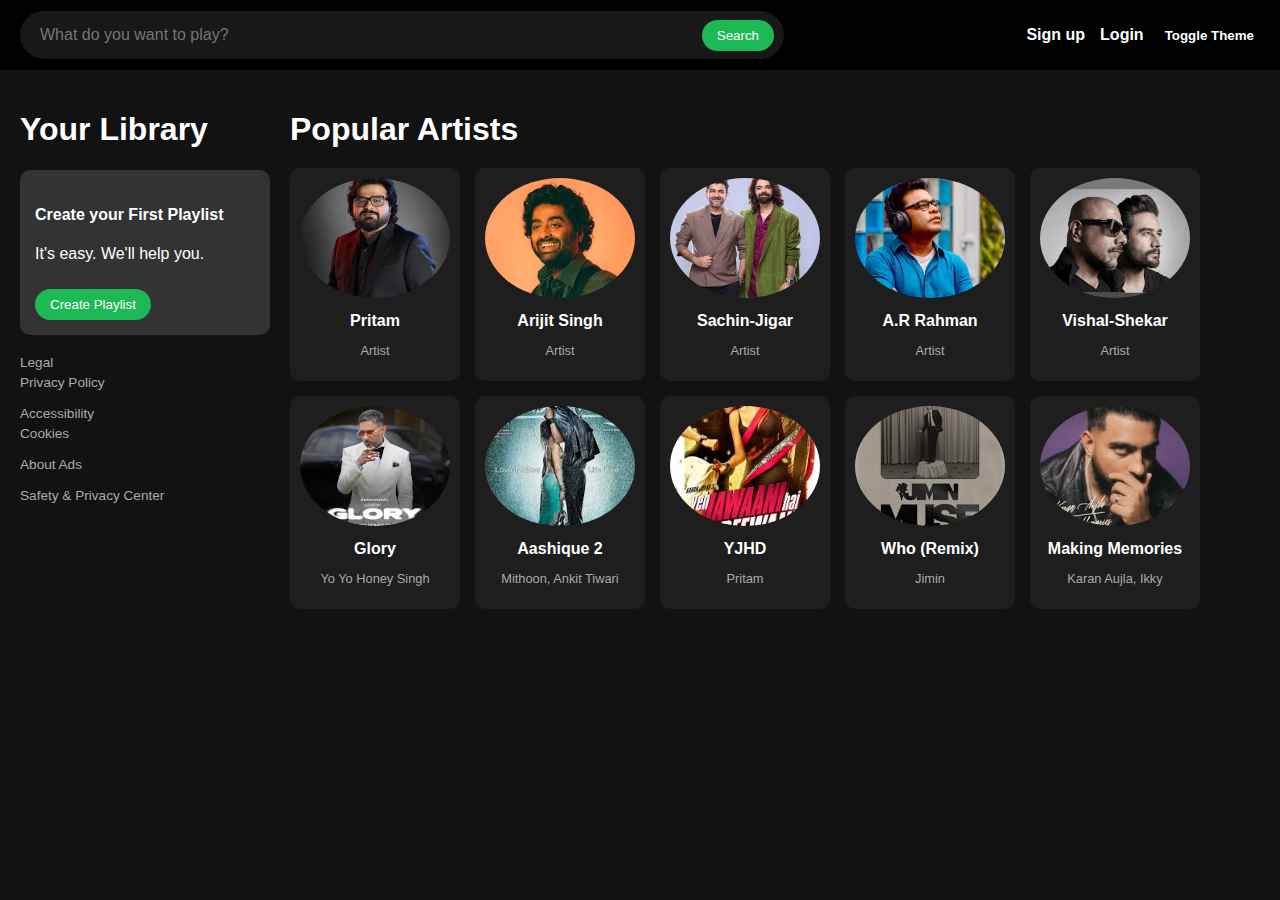
<file: index.html>
<!DOCTYPE html>
<html lang="en">
<head>
  <meta charset="UTF-8" />
  <meta name="viewport" content="width=device-width, initial-scale=1.0"/>
  <link rel="stylesheet" href="Music.css" />
  <title>Music Recorder</title>
</head>
<body class="dark">
  <header>
    <div class="logo">
      <input type="search" placeholder="What do you want to play?" />
      <button class="search-btn">Search</button>
    </div>
    <nav>
      <ul>
        <li><a href="Sign.html">Sign up</a></li>
        <li><a href="Login.html">Login</a></li>
        <li><button id="toggle-theme">Toggle Theme</button></li>
      </ul>
    </nav>
  </header>

  <section>
    <div class="side">
      <h1>Your Library</h1>
      <div class="library">
        <h4>Create your First Playlist</h4>
        <p>It's easy. We'll help you.</p>
        <button>Create Playlist</button>
      </div>

      <div class="footer">
        <ul>
          <li><a href="#">Legal</a></li>
          <li><a href="#">Privacy Policy</a></li>
        </ul>
        <ul>
          <li><a href="#">Accessibility</a></li>
          <li><a href="#">Cookies</a></li>
        </ul>
        <ul>
          <li><a href="#">About Ads</a></li>
        </ul>
        <ul>
          <li><a href="#">Safety & Privacy Center</a></li>
        </ul>
      </div>
    </div>

    <div class="artist">
      <h1>Popular Artists</h1>
      <div class="artists-container">
        <!-- Each card -->
        <div class="card">
          <img src="download (0).jpeg" alt="Pritam" />
          <h3>Pritam</h3>
          <p>Artist</p>
        </div>
        <div class="card">
          <img src="download (5).jpeg" alt="Arijit Singh" />
          <h3>Arijit Singh</h3>
          <p>Artist</p>
        </div>
        <div class="card">
          <img src="download (2).jpeg" alt="Sachin-Jigar" />
          <h3>Sachin-Jigar</h3>
          <p>Artist</p>
        </div>
        <div class="card">
          <img src="download (3).jpeg" alt="A.R Rahman" />
          <h3>A.R Rahman</h3>
          <p>Artist</p>
        </div>
        <div class="card">
          <img src="download (4).jpeg" alt="Vishal-Shekhar" />
          <h3>Vishal-Shekar</h3>
          <p>Artist</p>
        </div>
        <div class="card">
          <img src="download (8).jpeg" alt="Glory" />
          <h3>Glory</h3>
          <p>Yo Yo Honey Singh</p>
        </div>
        <div class="card">
          <img src="download (9).jpeg" alt="Aashique 2" />
          <h3>Aashique 2</h3>
          <p>Mithoon, Ankit Tiwari</p>
        </div>
        <div class="card">
          <img src="download (10).jpeg" alt="Yeh Jawaani Hai Deewani" />
          <h3>YJHD</h3>
          <p>Pritam</p>
        </div>
        <div class="card">
          <img src="download (11).jpeg" alt="Who Remix" />
          <h3>Who (Remix)</h3>
          <p>Jimin</p>
        </div>
        <div class="card">
          <img src="download (12).jpeg" alt="Making Memories" />
          <h3>Making Memories</h3>
          <p>Karan Aujla, Ikky</p>
        </div>
      </div>
    </div>
  </section>

 <script src="Music.js"></script>
</body>
</html>
</file>
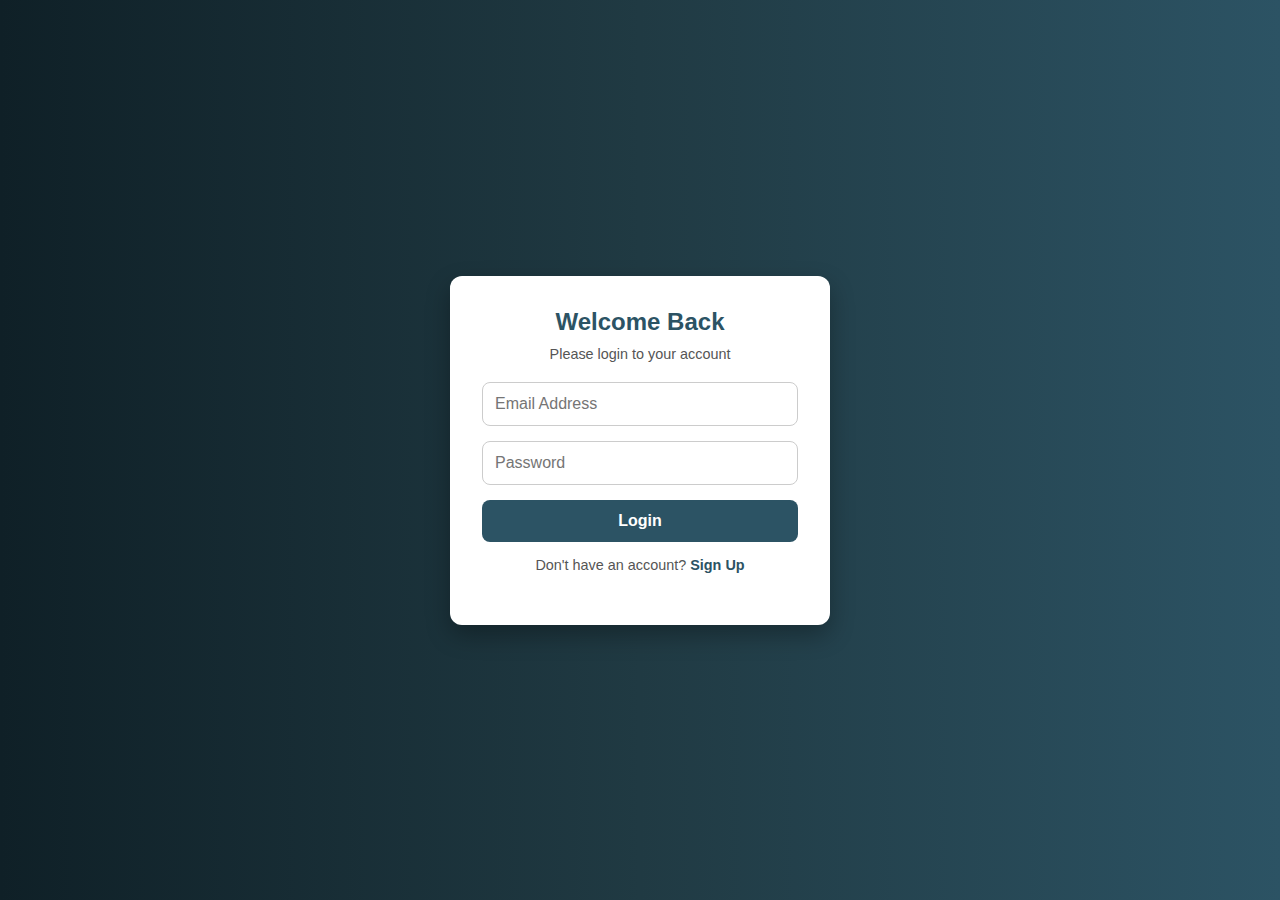
<file: Login.html>
<!DOCTYPE html>
<html lang="en">
<head>
  <meta charset="UTF-8" />
  <meta name="viewport" content="width=device-width, initial-scale=1.0"/>
  <title>Login Page</title>
  <link rel="stylesheet" href="Login.css" />
</head>
<body>
  <div class="login-container">
    <div class="login-box">
      <h2>Welcome Back </h2>
      <p>Please login to your account</p>

      <form class="login-form">
        <input type="email" placeholder="Email Address" required />
        <input type="password" placeholder="Password" required />
        <button type="submit">Login</button>
      </form>

      <p class="signup-link">Don't have an account? <a href="Sign.html">Sign Up</a></p>
    </div>
  </div>
</body>
</html>
</file>
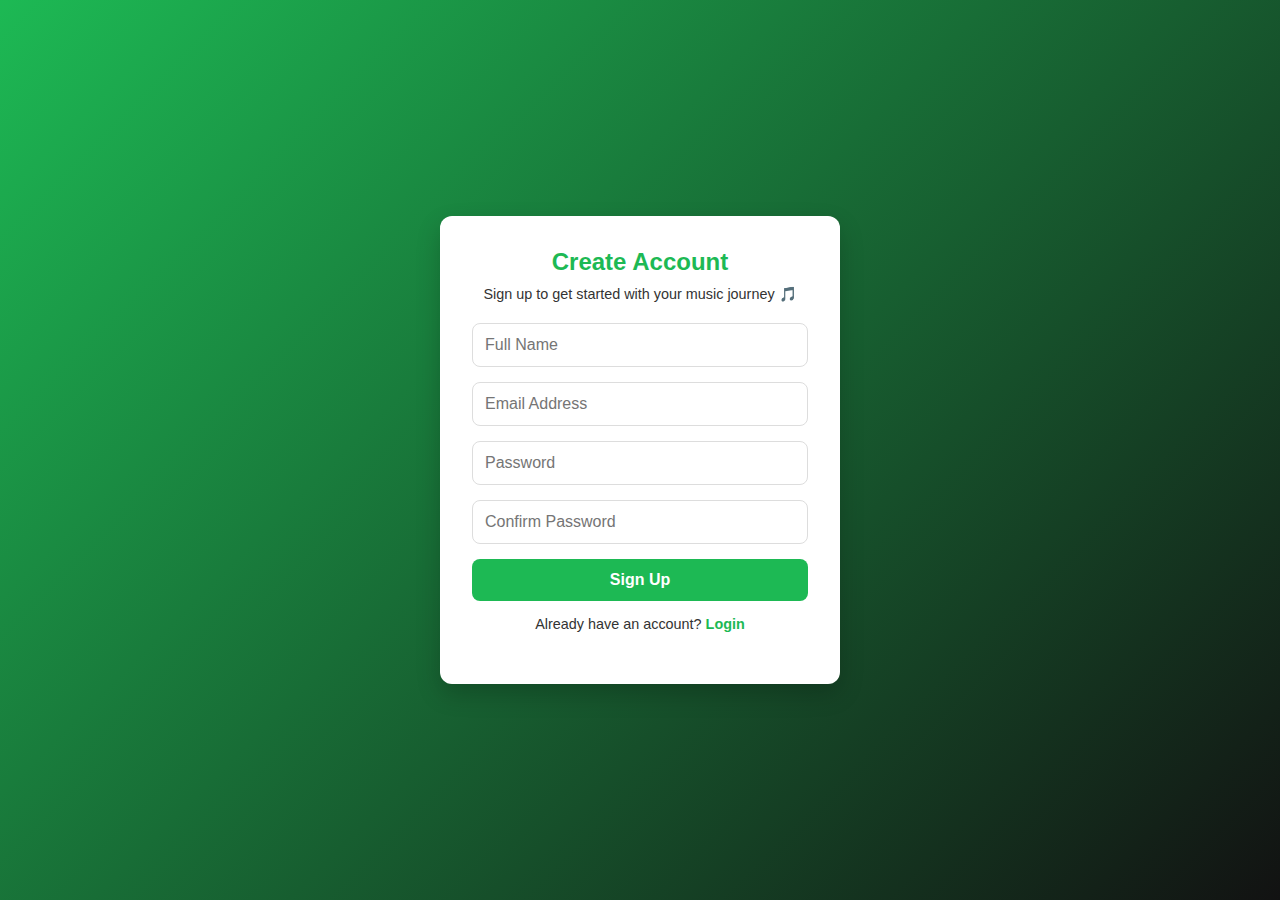
<file: Sign.html>
<!DOCTYPE html>
<html lang="en">
<head>
  <meta charset="UTF-8" />
  <meta name="viewport" content="width=device-width, initial-scale=1.0"/>
  <title>Sign Up</title>
  <link rel="stylesheet" href="Sign.css" />
</head>
<body>
  <div class="signup-container">
    <form class="signup-form">
      <h2>Create Account</h2>
      <p>Sign up to get started with your music journey 🎵</p>

      <input type="text" placeholder="Full Name" required />
      <input type="email" placeholder="Email Address" required />
      <input type="password" placeholder="Password" required />
      <input type="password" placeholder="Confirm Password" required />

      <button type="submit">Sign Up</button>

      <p class="login-link">Already have an account? <a href="Login.html">Login</a></p>
    </form>
  </div>
</body>
</html>
</file>
<file: Music.css>
body {
  margin: 0;
  font-family: 'Poppins', sans-serif;
  transition: background 0.4s ease, color 0.4s ease;
}

.dark {
  background-color: #121212;
  color: white;
}

.light {
  background-color: #f4f4f4;
  color: #121212;
}

header {
  display: flex;
  justify-content: space-between;
  align-items: center;
  padding: 10px 20px;
  background-color: #000;
}

.logo {
  display: flex;
  align-items: center;
  gap: 10px;
  background-color: #181818;
  border-radius: 25px;
  padding: 5px 10px;
  width: 60%;
}

.logo input {
  flex: 1;
  border: none;
  outline: none;
  background: none;
  color: white;
  font-size: 16px;
  padding: 10px;
}

.search-btn {
  background-color: #1DB954;
  color: white;
  border: none;
  border-radius: 20px;
  padding: 8px 15px;
  cursor: pointer;
  transition: 0.3s;
}

.search-btn:hover {
  background-color: #148c3a;
}

nav ul {
  list-style: none;
  display: flex;
  gap: 15px;
  align-items: center;
}

nav ul li a, nav ul li button {
  text-decoration: none;
  color: white;
  font-weight: 600;
  background: none;
  border: none;
  cursor: pointer;
  transition: color 0.3s;
}

nav ul li a:hover, nav ul li button:hover {
  color: #1DB954;
}

section {
  display: flex;
  flex-wrap: wrap;
  gap: 20px;
  padding: 20px;
}

.side {
  width: 20%;
  min-width: 250px;
}

.library {
  background-color: #333;
  padding: 15px;
  border-radius: 10px;
  margin-top: 15px;
}

.library button {
  background-color: #1DB954;
  color: white;
  border: none;
  padding: 8px 15px;
  border-radius: 20px;
  cursor: pointer;
  margin-top: 10px;
  transition: background 0.3s;
}

.library button:hover {
  background-color: #148c3a;
}

.footer {
  margin-top: 20px;
}

.footer ul {
  list-style: none;
  padding: 0;
}

.footer ul li a {
  text-decoration: none;
  color: #aaa;
  font-size: 0.85rem;
  display: block;
  margin: 5px 0;
}

.artist {
  flex: 1;
}

.artist h1 {
  margin-bottom: 20px;
}

.artists-container {
  display: flex;
  flex-wrap: wrap;
  gap: 15px;
}

.card {
  width: 150px;
  background-color: #1e1e1e;
  padding: 10px;
  border-radius: 10px;
  text-align: center;
  transition: transform 0.3s ease, background 0.3s;
}

.card:hover {
  transform: scale(1.05);
  background-color: #2c2c2c;
}

.card img {
  width: 100%;
  border-radius: 50%;
  object-fit: cover;
  height: 120px;
}

.card h3 {
  margin: 10px 0 5px;
  font-size: 1rem;
}

.card p {
  font-size: 0.8rem;
  color: #aaa;
}

@media screen and (max-width: 768px) {
  .logo {
    width: 100%;
  }

  .side {
    width: 100%;
  }

  .artist {
    width: 100%;
  }

  section {
    flex-direction: column;
  }

  .artists-container {
    justify-content: center;
  }
}
</file>
<file: Login.css>
* {
  margin: 0;
  padding: 0;
  box-sizing: border-box;
  font-family: 'Segoe UI', sans-serif;
}

body {
  background: linear-gradient(to right, #0f2027, #203a43, #2c5364);
  min-height: 100vh;
  display: flex;
  justify-content: center;
  align-items: center;
}

.login-container {
  width: 100%;
  max-width: 380px;
  padding: 2rem;
  background-color: #fff;
  border-radius: 12px;
  box-shadow: 0 10px 25px rgba(0,0,0,0.3);
}

.login-box h2 {
  color: #2c5364;
  text-align: center;
  margin-bottom: 10px;
}

.login-box p {
  text-align: center;
  margin-bottom: 20px;
  font-size: 0.9rem;
  color: #555;
}

.login-form {
  display: flex;
  flex-direction: column;
  gap: 15px;
}

.login-form input {
  padding: 12px;
  border: 1px solid #ccc;
  border-radius: 8px;
  font-size: 1rem;
}

.login-form button {
  padding: 12px;
  background-color: #2c5364;
  color: #fff;
  font-size: 1rem;
  font-weight: bold;
  border: none;
  border-radius: 8px;
  cursor: pointer;
  transition: background 0.3s;
}

.login-form button:hover {
  background-color: #1b3447;
}

.signup-link {
  text-align: center;
  margin-top: 15px;
  font-size: 0.9rem;
}

.signup-link a {
  color: #2c5364;
  text-decoration: none;
  font-weight: bold;
}

@media screen and (max-width: 480px) {
  .login-container {
    margin: 0 1rem;
    padding: 1.5rem;
  }
}
</file>
<file: Sign.css>
* {
  margin: 0;
  padding: 0;
  box-sizing: border-box;
  font-family: 'Segoe UI', sans-serif;
}

body {
  background: linear-gradient(135deg, #1DB954, #121212);
  min-height: 100vh;
  display: flex;
  align-items: center;
  justify-content: center;
}

.signup-container {
  width: 100%;
  max-width: 400px;
  background: #fff;
  padding: 2rem;
  border-radius: 12px;
  box-shadow: 0 10px 25px rgba(0,0,0,0.2);
}

.signup-form h2 {
  text-align: center;
  margin-bottom: 10px;
  color: #1DB954;
}

.signup-form p {
  text-align: center;
  margin-bottom: 20px;
  font-size: 0.9rem;
  color: #333;
}

.signup-form input {
  width: 100%;
  padding: 12px;
  margin-bottom: 15px;
  border: 1px solid #ddd;
  border-radius: 8px;
  font-size: 1rem;
}

.signup-form button {
  width: 100%;
  padding: 12px;
  background: #1DB954;
  color: white;
  font-size: 1rem;
  font-weight: bold;
  border: none;
  border-radius: 8px;
  cursor: pointer;
  transition: background 0.3s;
}

.signup-form button:hover {
  background: #148c3a;
}

.login-link {
  text-align: center;
  margin-top: 15px;
  font-size: 0.9rem;
}

.login-link a {
  color: #1DB954;
  text-decoration: none;
  font-weight: bold;
}

@media screen and (max-width: 480px) {
  .signup-container {
    margin: 0 1rem;
    padding: 1.5rem;
  }
}
</file>
